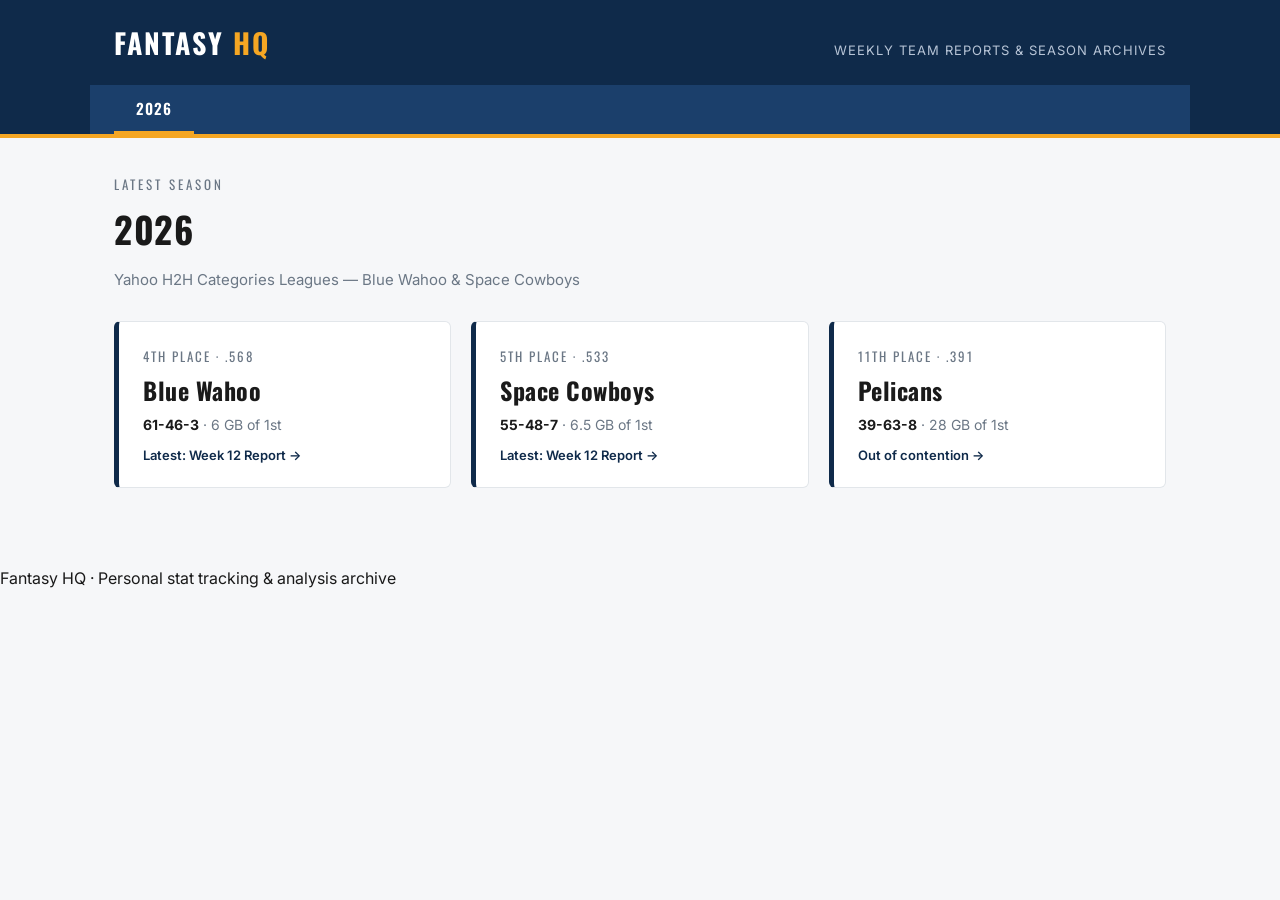
<file: index.html>
<!DOCTYPE html>
<html lang="en">
<head>
  <meta charset="UTF-8">
  <meta name="viewport" content="width=device-width, initial-scale=1.0">
  <title>Fantasy HQ</title>
  <link rel="preconnect" href="https://fonts.googleapis.com">
  <link href="https://fonts.googleapis.com/css2?family=Inter:wght@400;500;600;700&family=Oswald:wght@500;600;700&display=swap" rel="stylesheet">
  <link rel="stylesheet" href="assets/css/style.css">
</head>
<body>

  <header class="scoreboard">
    <div class="scoreboard-inner">
      <h1 class="scoreboard-title">FANTASY <span class="accent">HQ</span></h1>
      <div class="scoreboard-sub">Weekly Team Reports &amp; Season Archives</div>
    </div>
    <nav class="year-tabs">
      <a href="2026/index.html" class="active">2026</a>
    </nav>
  </header>

  <main class="container">
    <div class="eyebrow">Latest Season</div>
    <h1 class="page-title">2026</h1>
    <p class="page-sub">Yahoo H2H Categories Leagues — Blue Wahoo &amp; Space Cowboys</p>

    <div class="team-grid">

      <a href="2026/blue-wahoo/index.html" class="team-card">
        <div class="team-rank">4th Place &middot; .568</div>
        <h2>Blue Wahoo</h2>
        <div class="team-record"><strong>61-46-3</strong> &middot; 6 GB of 1st</div>
        <div class="report-count">Latest: Week 12 Report &rarr;</div>
      </a>

      <a href="2026/space-cowboys/index.html" class="team-card">
        <div class="team-rank">5th Place &middot; .533</div>
        <h2>Space Cowboys</h2>
        <div class="team-record"><strong>55-48-7</strong> &middot; 6.5 GB of 1st</div>
        <div class="report-count">Latest: Week 12 Report &rarr;</div>
      </a>

      <a href="2026/pelicans/index.html" class="team-card">
        <div class="team-rank">11th Place &middot; .391</div>
        <h2>Pelicans</h2>
        <div class="team-record"><strong>39-63-8</strong> &middot; 28 GB of 1st</div>
        <div class="report-count">Out of contention &rarr;</div>
      </a>

    </div>
  </main>

  <footer>
    Fantasy HQ &middot; Personal stat tracking &amp; analysis archive
  </footer>

</body>
</html>
</file>
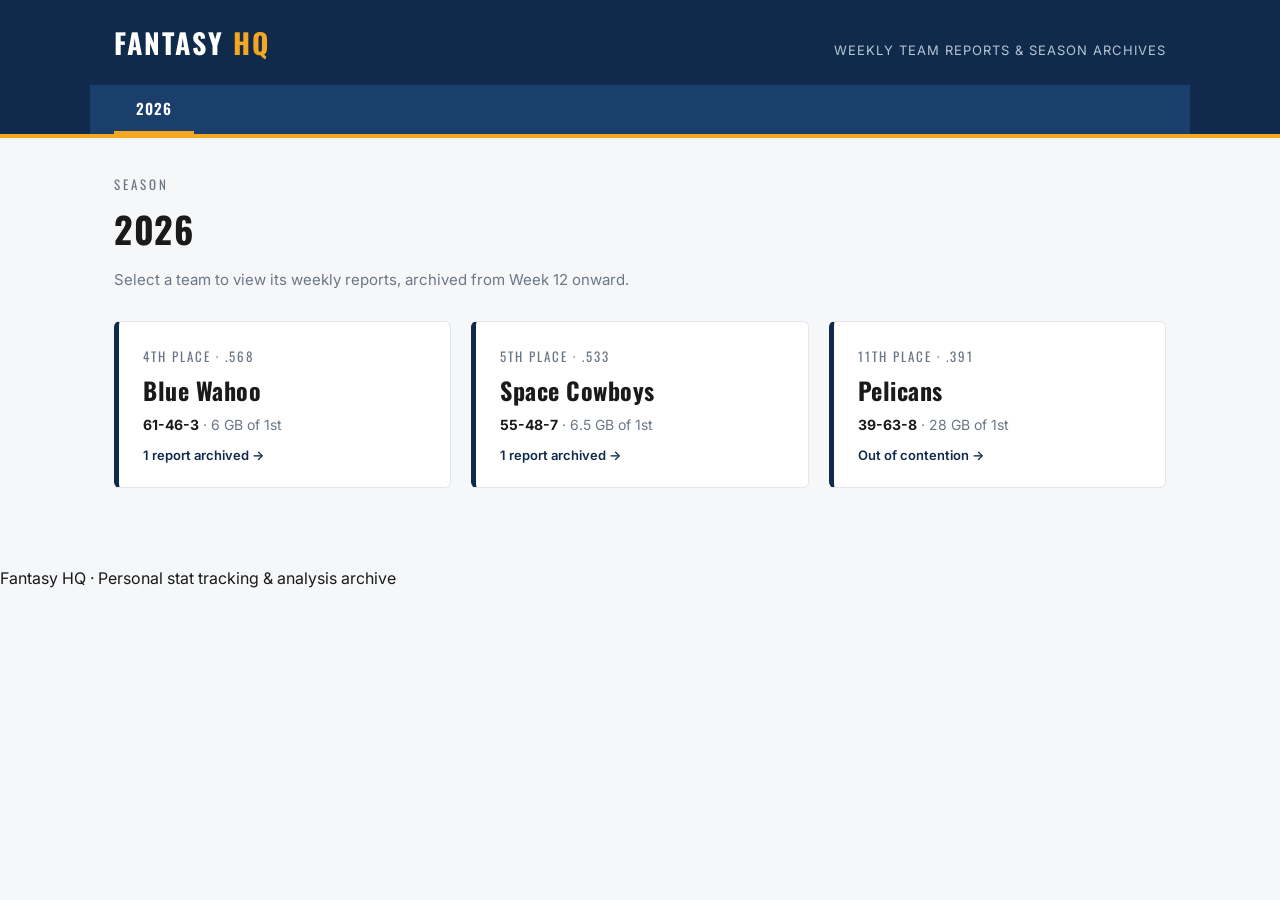
<file: 2026/index.html>
<!DOCTYPE html>
<html lang="en">
<head>
  <meta charset="UTF-8">
  <meta name="viewport" content="width=device-width, initial-scale=1.0">
  <title>2026 Season — Fantasy HQ</title>
  <link rel="preconnect" href="https://fonts.googleapis.com">
  <link href="https://fonts.googleapis.com/css2?family=Inter:wght@400;500;600;700&family=Oswald:wght@500;600;700&display=swap" rel="stylesheet">
  <link rel="stylesheet" href="../assets/css/style.css">
</head>
<body>

  <header class="scoreboard">
    <div class="scoreboard-inner">
      <a href="../index.html" style="text-decoration:none;color:inherit;">
        <h1 class="scoreboard-title">FANTASY <span class="accent">HQ</span></h1>
      </a>
      <div class="scoreboard-sub">Weekly Team Reports &amp; Season Archives</div>
    </div>
    <nav class="year-tabs">
      <a href="index.html" class="active">2026</a>
    </nav>
  </header>

  <main class="container">
    <div class="eyebrow">Season</div>
    <h1 class="page-title">2026</h1>
    <p class="page-sub">Select a team to view its weekly reports, archived from Week 12 onward.</p>

    <div class="team-grid">

      <a href="blue-wahoo/index.html" class="team-card">
        <div class="team-rank">4th Place &middot; .568</div>
        <h2>Blue Wahoo</h2>
        <div class="team-record"><strong>61-46-3</strong> &middot; 6 GB of 1st</div>
        <div class="report-count">1 report archived &rarr;</div>
      </a>

      <a href="space-cowboys/index.html" class="team-card">
        <div class="team-rank">5th Place &middot; .533</div>
        <h2>Space Cowboys</h2>
        <div class="team-record"><strong>55-48-7</strong> &middot; 6.5 GB of 1st</div>
        <div class="report-count">1 report archived &rarr;</div>
      </a>

      <a href="pelicans/index.html" class="team-card">
        <div class="team-rank">11th Place &middot; .391</div>
        <h2>Pelicans</h2>
        <div class="team-record"><strong>39-63-8</strong> &middot; 28 GB of 1st</div>
        <div class="report-count">Out of contention &rarr;</div>
      </a>

    </div>
  </main>

  <footer>
    Fantasy HQ &middot; Personal stat tracking &amp; analysis archive
  </footer>

</body>
</html>
</file>
<file: assets/css/style.css>
/* ===== Fantasy HQ — Stylesheet ===== */

:root {
  --navy: #0F2A4A;
  --navy-light: #1B3F6B;
  --white: #FFFFFF;
  --paper: #F6F7F9;
  --amber: #F5A623;
  --ink: #1A1A1A;
  --muted: #6B7785;
  --win: #2E7D32;
  --loss: #C62828;
  --tie: #9AA5B1;
  --border: #E2E6EA;

  --font-display: "Oswald", "Arial Narrow", sans-serif;
  --font-body: "Inter", -apple-system, "Segoe UI", sans-serif;
}

* { box-sizing: border-box; }

html, body {
  margin: 0;
  padding: 0;
  font-family: var(--font-body);
  color: var(--ink);
  background: var(--paper);
}

a { color: inherit; text-decoration: none; }

.scoreboard {
  background: var(--navy);
  color: var(--white);
  padding: 0;
  border-bottom: 4px solid var(--amber);
}

.scoreboard-inner {
  max-width: 1100px;
  margin: 0 auto;
  padding: 22px 24px;
  display: flex;
  align-items: baseline;
  justify-content: space-between;
  flex-wrap: wrap;
  gap: 12px;
}

.scoreboard-title {
  font-family: var(--font-display);
  font-size: 28px;
  font-weight: 700;
  letter-spacing: 2px;
  text-transform: uppercase;
  margin: 0;
}

.scoreboard-title .accent { color: var(--amber); }

.scoreboard-sub {
  font-size: 13px;
  color: #B7C4D6;
  letter-spacing: 1px;
  text-transform: uppercase;
}

.year-tabs {
  background: var(--navy-light);
  display: flex;
  gap: 0;
  max-width: 1100px;
  margin: 0 auto;
  padding: 0 24px;
  overflow-x: auto;
}

.year-tabs a {
  font-family: var(--font-display);
  font-size: 15px;
  letter-spacing: 1px;
  text-transform: uppercase;
  color: #CBD6E4;
  padding: 12px 22px;
  border-bottom: 3px solid transparent;
  white-space: nowrap;
}

.year-tabs a.active {
  color: var(--white);
  border-bottom: 3px solid var(--amber);
  font-weight: 600;
}

.year-tabs a:hover {
  color: var(--white);
}

.container {
  max-width: 1100px;
  margin: 0 auto;
  padding: 36px 24px 80px;
}

.eyebrow {
  font-family: var(--font-display);
  font-size: 13px;
  letter-spacing: 3px;
  text-transform: uppercase;
  color: var(--muted);
  margin-bottom: 8px;
}

h1.page-title {
  font-family: var(--font-display);
  font-size: 36px;
  margin: 0 0 6px;
  letter-spacing: 0.5px;
}

.page-sub {
  color: var(--muted);
  margin-bottom: 32px;
  font-size: 15px;
}

.team-grid {
  display: grid;
  grid-template-columns: repeat(auto-fill, minmax(280px, 1fr));
  gap: 20px;
  margin-top: 24px;
}

.team-card {
  background: var(--white);
  border: 1px solid var(--border);
  border-radius: 6px;
  padding: 24px;
  display: block;
  transition: transform 0.12s ease, box-shadow 0.12s ease, border-color 0.12s ease;
  border-left: 5px solid var(--navy);
}

.team-card:hover {
  transform: translateY(-2px);
  box-shadow: 0 6px 20px rgba(15,42,74,0.08);
  border-left-color: var(--amber);
}

.team-card .team-rank {
  font-family: var(--font-display);
  font-size: 13px;
  letter-spacing: 2px;
  text-transform: uppercase;
  color: var(--muted);
  margin-bottom: 6px;
}

.team-card h2 {
  font-family: var(--font-display);
  font-size: 24px;
  margin: 0 0 8px;
  letter-spacing: 0.5px;
}

.team-card .team-record {
  font-size: 14px;
  color: var(--muted);
}

.team-card .team-record strong {
  color: var(--ink);
}

.team-card .report-count {
  margin-top: 14px;
  font-size: 13px;
  color: var(--navy);
  font-weight: 600;
}

.report-list {
  list-style: none;
  padding: 0;
  margin: 24px 0 0;
  border-top: 1px solid var(--border);
}

.report-list li {
  border-bottom: 1px solid var(--border);
}

.report-list a {
  display: flex;
  justify-content: space-between;
  align-items: center;
</file>
